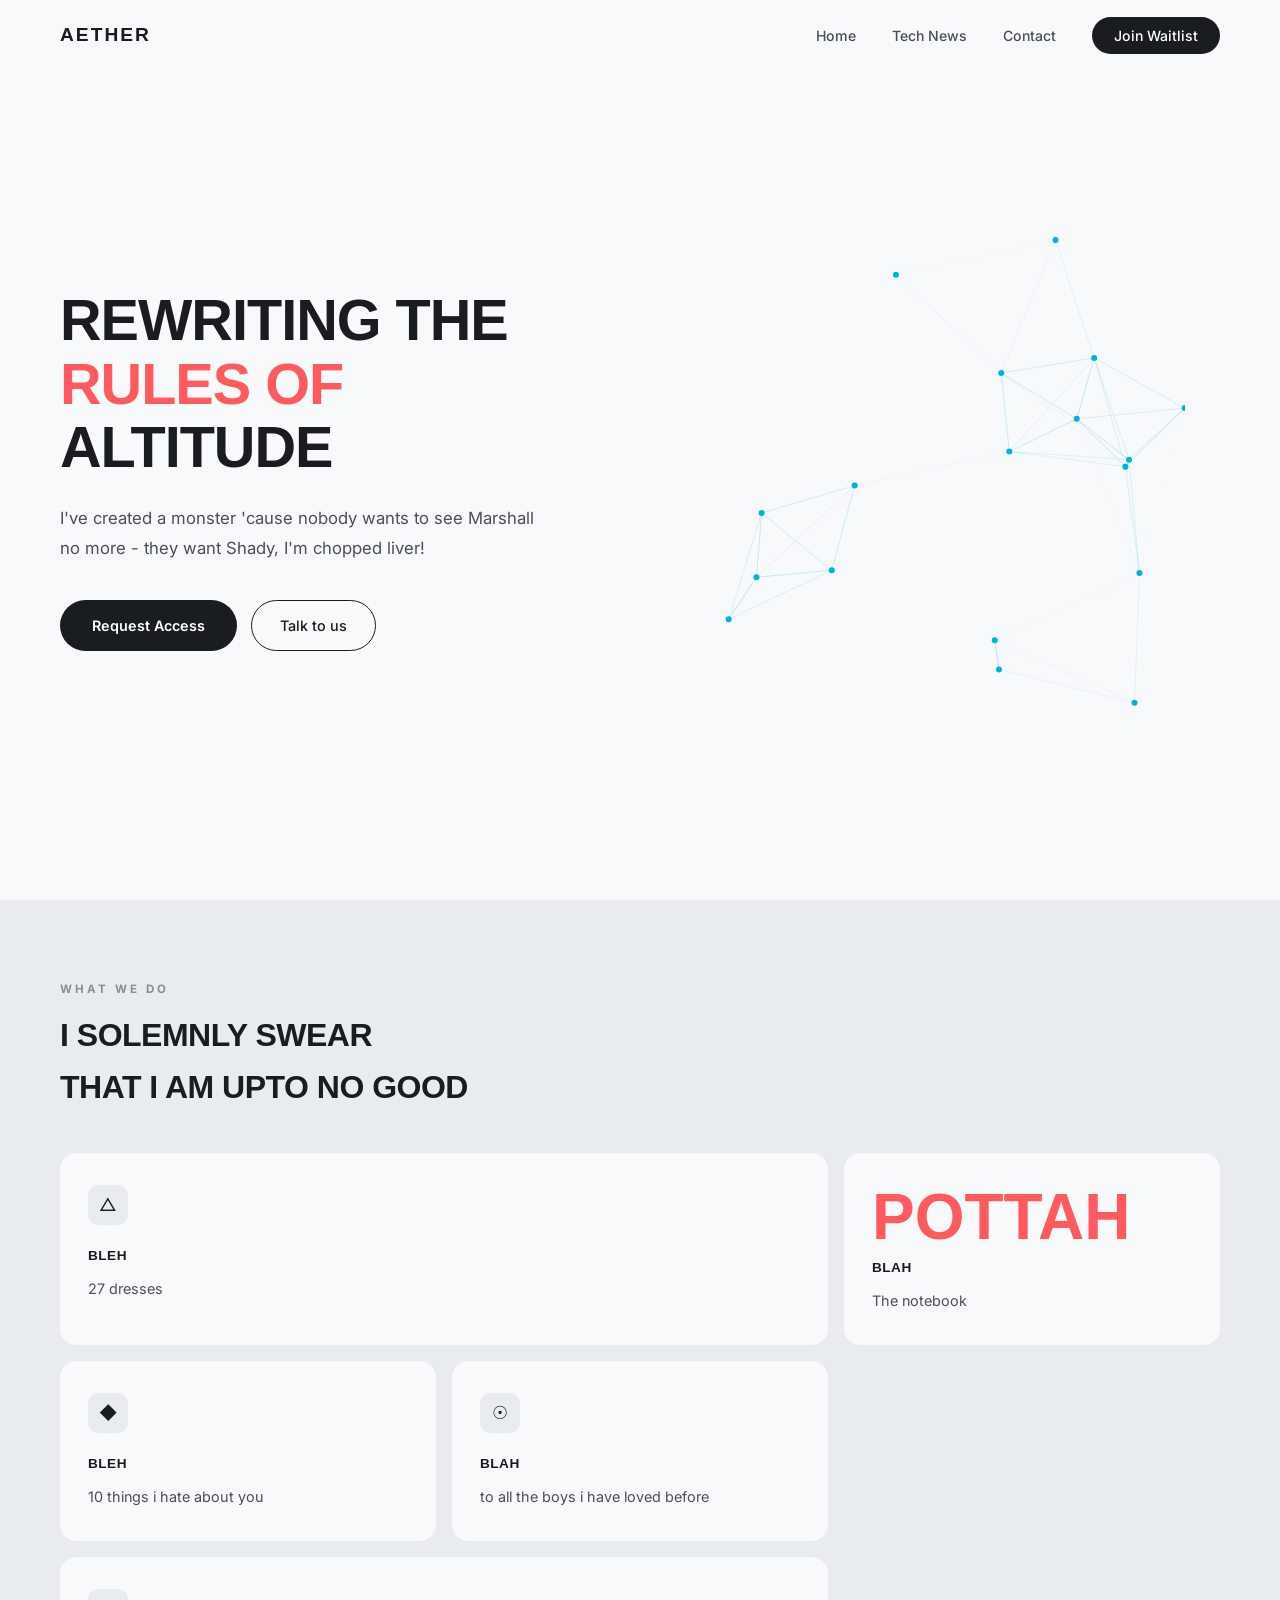
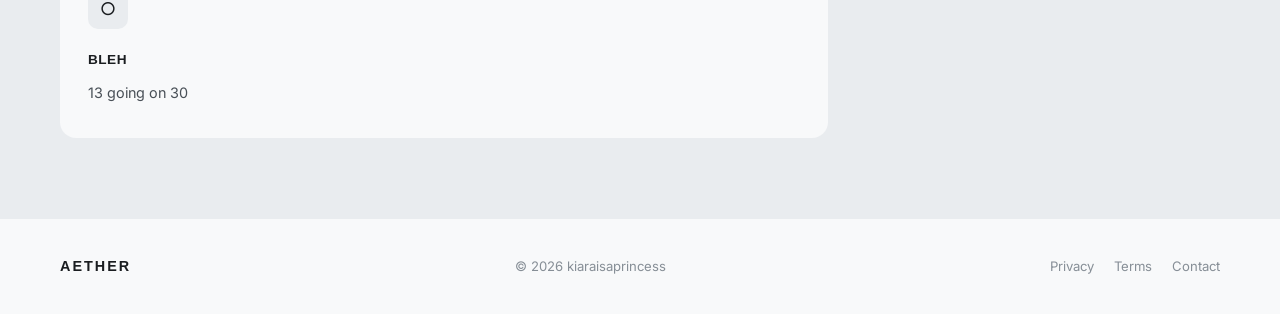
<file: index.html>
<html>
<head>
  <title>Aether</title>
  <link rel="stylesheet" href="design.css" />
  <link href="https://fonts.googleapis.com/css2?family=Syncopate:wght@400;700&family=Inter:wght@300;400;500;600&display=swap" rel="stylesheet" />
</head>
<body>

<nav class="navbar" id="navbar">
  <div class="nav-logo"><a href="index.html">Aether</a></div>
  <ul class="nav-links">
    <li><a href="index.html">Home</a></li>
    <li><a href="tech.html">Tech News</a></li>
    <li><a href="contact.html">Contact</a></li>
    <li><a href="waitlist.html" class="nav-cta">Join Waitlist</a></li>
  </ul>
  <button class="hamburger" onclick="document.getElementById('mob').classList.toggle('open')">&#9776;</button>
</nav>
<div class="mobile-menu" id="mob">
  <a href="index.html">Home</a>
  <a href="tech.html">Tech News</a>
  <a href="contact.html">Contact</a>
  <a href="waitlist.html">Join Waitlist</a>
</div>

<section class="hero">
  <div class="hero-left">
    <h1>Rewriting the<br /><span>Rules of</span><br />Altitude</h1>
    <p>I've created a monster 'cause nobody wants to see Marshall no more - they want Shady, I'm chopped liver!</p>
    <div class="hero-actions">
      <a href="waitlist.html" class="btn-primary">Request Access</a>
      <a href="contact.html" class="btn-outline">Talk to us</a>
    </div>
  </div>
  <div class="hero-right">
    <div class="flight-grid">
      <canvas id="flightCanvas"></canvas>
    </div>
  </div>
</section>

<section class="bento-section">
  <div class="bento-label">What we do</div>
  <h2 class="bento-title">I solemnly swear <br/>that I am upto no good</h2>
  <div class="bento-grid">
    <div class="bento-card wide">
      <div class="bento-icon">&#9651;</div>
      <h3>BLEH</h3>
      <p>27 dresses</p>
    </div>
    <div class="bento-card">
      <div class="stat-big">POTTAH</div>
      <h3>BLAH</h3>
      <p>The notebook</p>
    </div>
    <div class="bento-card">
      <div class="bento-icon">&#9670;</div>
      <h3>BLEH</h3>
      <p>10 things i hate about you</p>
    </div>
    <div class="bento-card">
      <div class="bento-icon">&#9737;</div>
      <h3>BLAH</h3>
      <p>to all the boys i have loved before</p>
    </div>
    <div class="bento-card wide">
      <div class="bento-icon">&#9675;</div>
      <h3>BLEH</h3>
      <p>13 going on 30</p>
    </div>
  </div>
</section>

<footer class="footer">
  <div class="footer-logo">Aether</div>
  <p class="footer-copy">&copy; 2026 kiaraisaprincess</p>
  <div class="footer-links">
    <a href="#">Privacy</a>
    <a href="#">Terms</a>
    <a href="contact.html">Contact</a>
  </div>
</footer>

<script>
  window.addEventListener('scroll', function() {
    document.getElementById('navbar').classList.toggle('scrolled', window.scrollY > 40);
  });

  const canvas = document.getElementById('flightCanvas');
  const ctx = canvas.getContext('2d');

  function resize() {
    const rect = canvas.parentElement.getBoundingClientRect();
    canvas.width = rect.width;
    canvas.height = rect.height || 420;
  }
  resize();
  window.addEventListener('resize', resize);

  const nodes = [];
  for (let i = 0; i < 18; i++) {
    nodes.push({ x: Math.random(), y: Math.random(), vx: (Math.random() - 0.5) * 0.0004, vy: (Math.random() - 0.5) * 0.0004 });
  }

  function draw() {
    ctx.clearRect(0, 0, canvas.width, canvas.height);
    nodes.forEach(n => {
      n.x += n.vx; n.y += n.vy;
      if (n.x < 0 || n.x > 1) n.vx *= -1;
      if (n.y < 0 || n.y > 1) n.vy *= -1;
    });

    for (let i = 0; i < nodes.length; i++) {
      for (let j = i + 1; j < nodes.length; j++) {
        const a = nodes[i], b = nodes[j];
        const dx = (a.x - b.x) * canvas.width;
        const dy = (a.y - b.y) * canvas.height;
        const dist = Math.sqrt(dx * dx + dy * dy);
        if (dist < 180) {
          ctx.beginPath();
          ctx.moveTo(a.x * canvas.width, a.y * canvas.height);
          ctx.lineTo(b.x * canvas.width, b.y * canvas.height);
          ctx.strokeStyle = 'rgba(0, 180, 216, ' + (1 - dist / 180) * 0.35 + ')';
          ctx.lineWidth = 1;
          ctx.stroke();
        }
      }
    }

    nodes.forEach(n => {
      ctx.beginPath();
      ctx.arc(n.x * canvas.width, n.y * canvas.height, 3, 0, Math.PI * 2);
      ctx.fillStyle = '#00B4D8';
      ctx.fill();
    });

    requestAnimationFrame(draw);
  }
  draw();

  const observer = new IntersectionObserver((entries) => {
    entries.forEach((entry, i) => {
      if (entry.isIntersecting) {
        setTimeout(() => entry.target.classList.add('visible'), i * 100);
      }
    });
  }, { threshold: 0.15 });

  document.querySelectorAll('.bento-card').forEach(c => observer.observe(c));
</script>
</body>
</html>
</file>
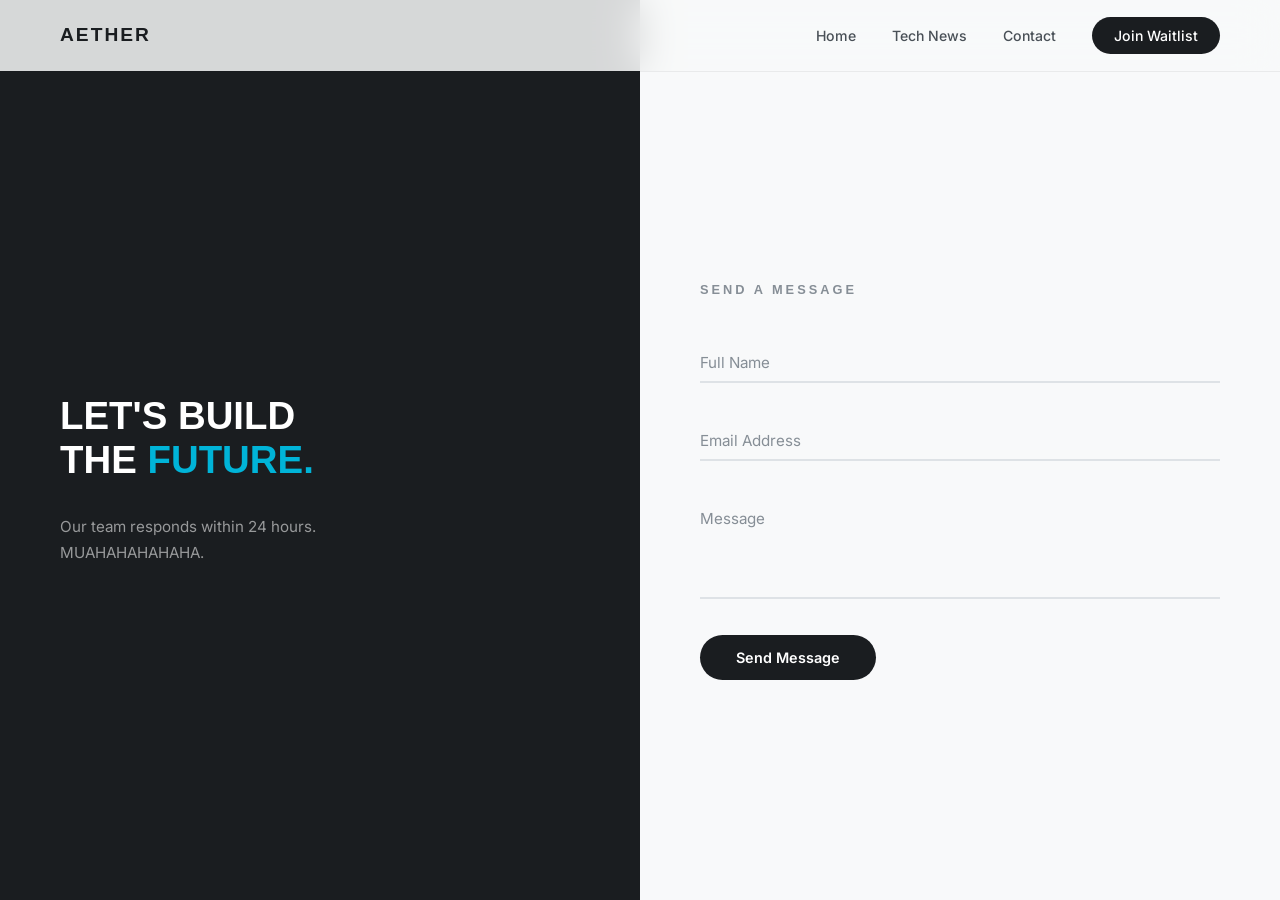
<file: contact.html>
<html>
<head>
  <title>Contact</title>
  <link rel="stylesheet" href="design.css" />
  <link href="https://fonts.googleapis.com/css2?family=Syncopate:wght@400;700&family=Inter:wght@300;400;500;600&display=swap" rel="stylesheet" />
</head>
<body>

<nav class="navbar scrolled" id="navbar">
  <div class="nav-logo"><a href="index.html">Aether</a></div>
  <ul class="nav-links">
    <li><a href="index.html">Home</a></li>
    <li><a href="tech.html">Tech News</a></li>
    <li><a href="contact.html">Contact</a></li>
    <li><a href="waitlist.html" class="nav-cta">Join Waitlist</a></li>
  </ul>
  <button class="hamburger" onclick="document.getElementById('mob').classList.toggle('open')">&#9776;</button>
</nav>
<div class="mobile-menu" id="mob">
  <a href="index.html">Home</a>
  <a href="tech.html">Tech News</a>
  <a href="contact.html">Contact</a>
  <a href="waitlist.html">Join Waitlist</a>
</div>

<div class="contact-split">
  <div class="contact-left">
    <h1>Let's build<br />the <span>future.</span></h1>
    <p style="color:rgba(255,255,255,0.55); font-size:0.95rem; line-height:1.7; max-width:360px;">Our team responds within 24 hours. <br> MUAHAHAHAHAHA. </br> </p>

  </div>

  <div class="contact-right">
    <h2>Send a message</h2>
    <form id="contactForm" onsubmit="submitContact(event)">
      <div class="field" id="f-name">
        <input type="text" id="c-name" placeholder=" " required />
        <label for="c-name">Full Name</label>
      </div>
      <div class="field" id="f-email">
        <input type="email" id="c-email" placeholder=" " required />
        <label for="c-email">Email Address</label>
      </div>
      <div class="field" id="f-msg">
        <textarea id="c-msg" placeholder=" " rows="4" required></textarea>
        <label for="c-msg">Message</label>
      </div>
      <button type="submit" class="submit-btn">Send Message</button>
    </form>
  </div>

</div>

<script>
 function submitContact(e) {
    e.preventDefault(); 
    const name = document.getElementById('c-name').value.trim();
    const email = document.getElementById('c-email').value.trim();
    const msg = document.getElementById('c-msg').value.trim();

    alert('Message received!\n\nName: ' + name + '\nEmail: ' + email + '\nMessage: ' + msg);
    document.getElementById('contactForm').reset();
  }
</script>
</body>
</html>
</file>
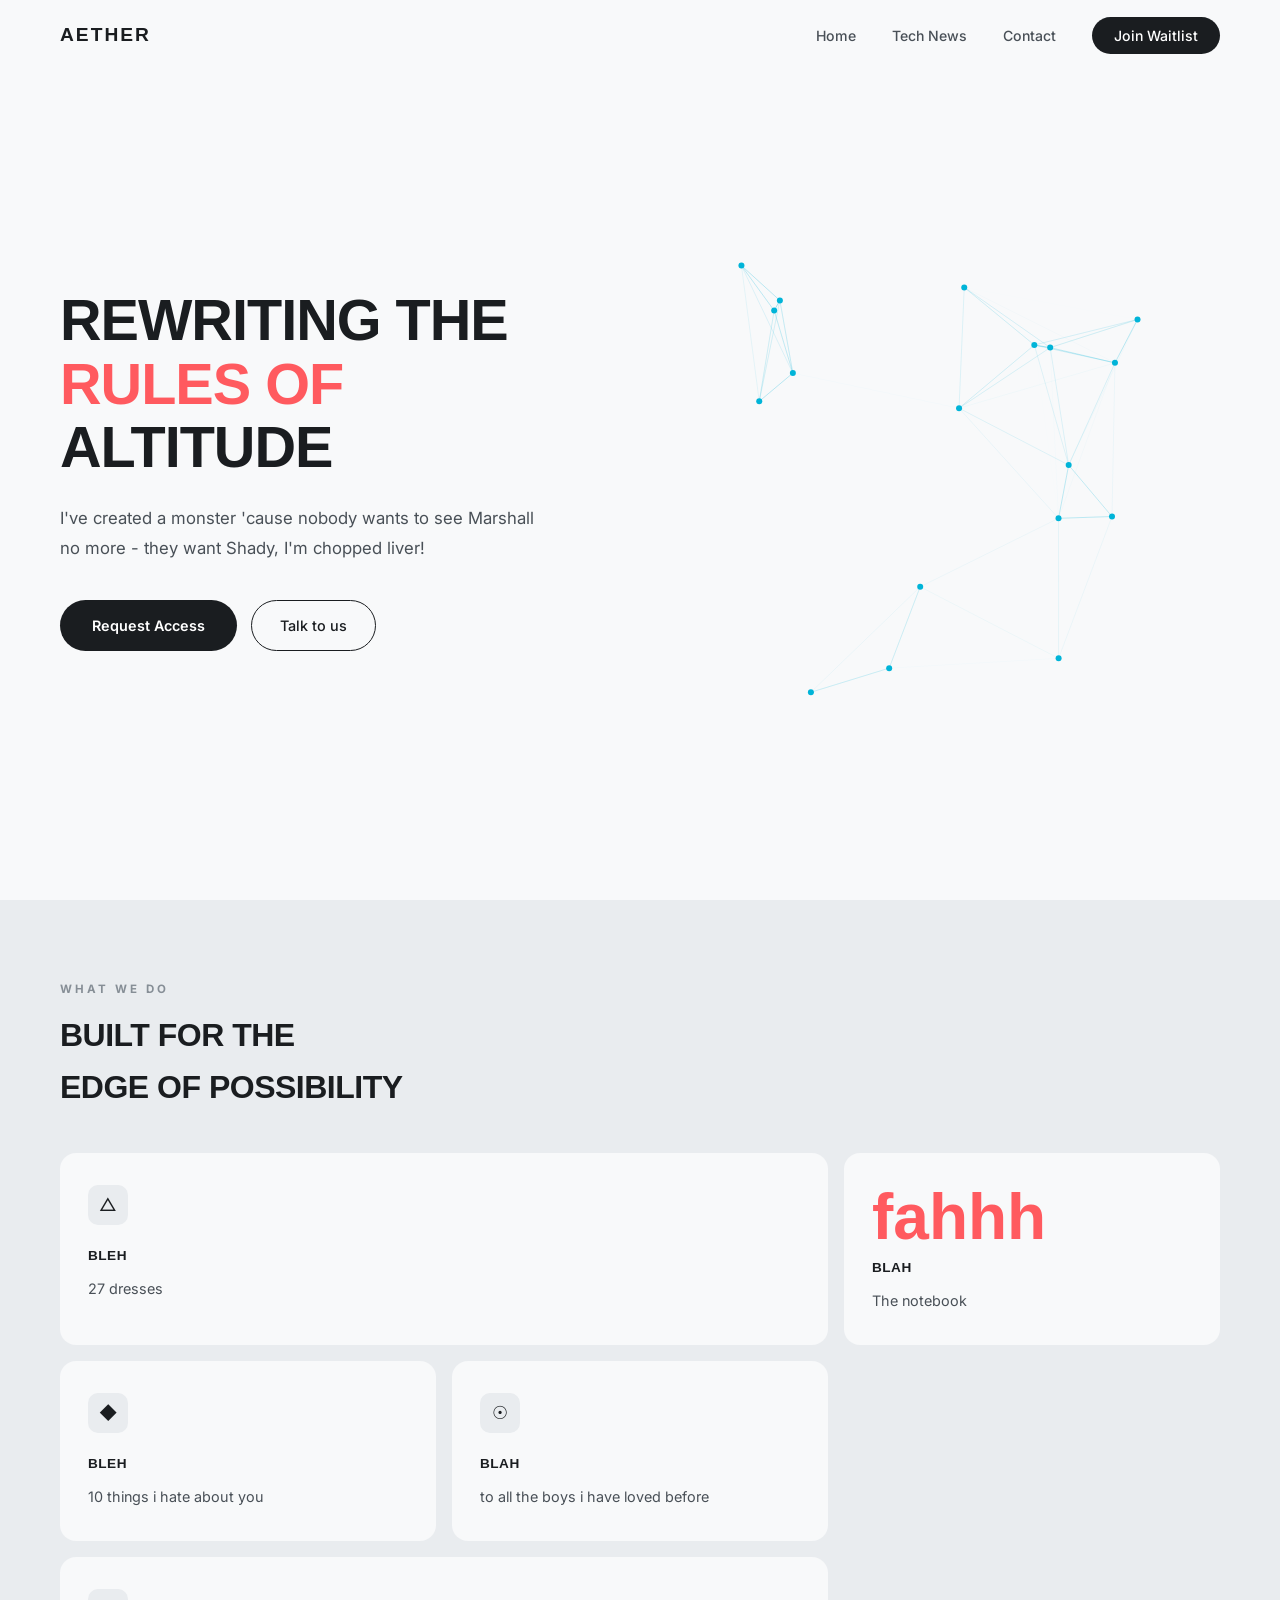
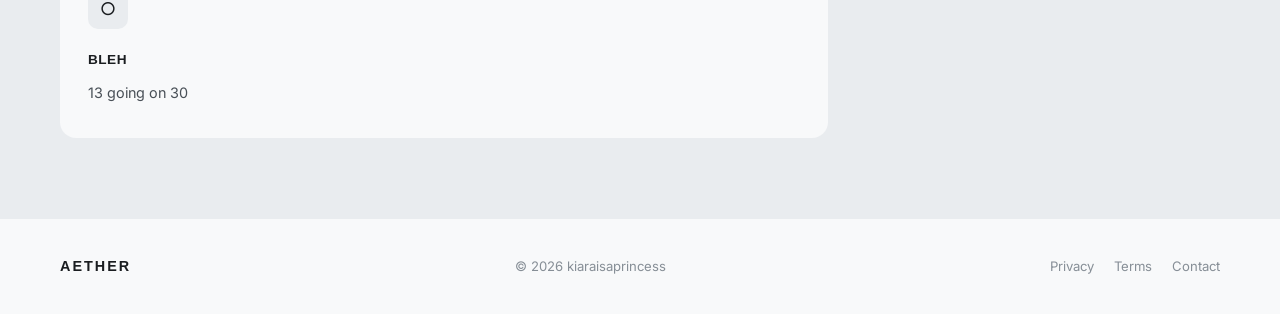
<file: home.html>
<html>
<head>
  <title>Aether</title>
  <link rel="stylesheet" href="design.css" />
  <link href="https://fonts.googleapis.com/css2?family=Syncopate:wght@400;700&family=Inter:wght@300;400;500;600&display=swap" rel="stylesheet" />
</head>
<body>

<nav class="navbar" id="navbar">
  <div class="nav-logo"><a href="home.html">Aether</a></div>
  <ul class="nav-links">
    <li><a href="home.html">Home</a></li>
    <li><a href="tech.html">Tech News</a></li>
    <li><a href="contact.html">Contact</a></li>
    <li><a href="waitlist.html" class="nav-cta">Join Waitlist</a></li>
  </ul>
  <button class="hamburger" onclick="document.getElementById('mob').classList.toggle('open')">&#9776;</button>
</nav>
<div class="mobile-menu" id="mob">
  <a href="home.html">Home</a>
  <a href="tech.html">Tech News</a>
  <a href="contact.html">Contact</a>
  <a href="waitlist.html">Join Waitlist</a>
</div>

<section class="hero">
  <div class="hero-left">
    <h1>Rewriting the<br /><span>Rules of</span><br />Altitude</h1>
    <p>I've created a monster 'cause nobody wants to see Marshall no more - they want Shady, I'm chopped liver!</p>
    <div class="hero-actions">
      <a href="waitlist.html" class="btn-primary">Request Access</a>
      <a href="contact.html" class="btn-outline">Talk to us</a>
    </div>
  </div>
  <div class="hero-right">
    <div class="flight-grid">
      <canvas id="flightCanvas"></canvas>
    </div>
  </div>
</section>

<section class="bento-section">
  <div class="bento-label">What we do</div>
  <h2 class="bento-title">Built for the<br />edge of possibility</h2>
  <div class="bento-grid">
    <div class="bento-card wide">
      <div class="bento-icon">&#9651;</div>
      <h3>BLEH</h3>
      <p>27 dresses</p>
    </div>
    <div class="bento-card">
      <div class="stat-big">fahhh</div>
      <h3>BLAH</h3>
      <p>The notebook</p>
    </div>
    <div class="bento-card">
      <div class="bento-icon">&#9670;</div>
      <h3>BLEH</h3>
      <p>10 things i hate about you</p>
    </div>
    <div class="bento-card">
      <div class="bento-icon">&#9737;</div>
      <h3>BLAH</h3>
      <p>to all the boys i have loved before</p>
    </div>
    <div class="bento-card wide">
      <div class="bento-icon">&#9675;</div>
      <h3>BLEH</h3>
      <p>13 going on 30</p>
    </div>
  </div>
</section>

<footer class="footer">
  <div class="footer-logo">Aether</div>
  <p class="footer-copy">&copy; 2026 kiaraisaprincess</p>
  <div class="footer-links">
    <a href="#">Privacy</a>
    <a href="#">Terms</a>
    <a href="contact.html">Contact</a>
  </div>
</footer>

<script>
  window.addEventListener('scroll', function() {
    document.getElementById('navbar').classList.toggle('scrolled', window.scrollY > 40);
  });

  const canvas = document.getElementById('flightCanvas');
  const ctx = canvas.getContext('2d');

  function resize() {
    const rect = canvas.parentElement.getBoundingClientRect();
    canvas.width = rect.width;
    canvas.height = rect.height || 420;
  }
  resize();
  window.addEventListener('resize', resize);

  const nodes = [];
  for (let i = 0; i < 18; i++) {
    nodes.push({ x: Math.random(), y: Math.random(), vx: (Math.random() - 0.5) * 0.0004, vy: (Math.random() - 0.5) * 0.0004 });
  }

  function draw() {
    ctx.clearRect(0, 0, canvas.width, canvas.height);
    nodes.forEach(n => {
      n.x += n.vx; n.y += n.vy;
      if (n.x < 0 || n.x > 1) n.vx *= -1;
      if (n.y < 0 || n.y > 1) n.vy *= -1;
    });

    for (let i = 0; i < nodes.length; i++) {
      for (let j = i + 1; j < nodes.length; j++) {
        const a = nodes[i], b = nodes[j];
        const dx = (a.x - b.x) * canvas.width;
        const dy = (a.y - b.y) * canvas.height;
        const dist = Math.sqrt(dx * dx + dy * dy);
        if (dist < 180) {
          ctx.beginPath();
          ctx.moveTo(a.x * canvas.width, a.y * canvas.height);
          ctx.lineTo(b.x * canvas.width, b.y * canvas.height);
          ctx.strokeStyle = 'rgba(0, 180, 216, ' + (1 - dist / 180) * 0.35 + ')';
          ctx.lineWidth = 1;
          ctx.stroke();
        }
      }
    }

    nodes.forEach(n => {
      ctx.beginPath();
      ctx.arc(n.x * canvas.width, n.y * canvas.height, 3, 0, Math.PI * 2);
      ctx.fillStyle = '#00B4D8';
      ctx.fill();
    });

    requestAnimationFrame(draw);
  }
  draw();

  const observer = new IntersectionObserver((entries) => {
    entries.forEach((entry, i) => {
      if (entry.isIntersecting) {
        setTimeout(() => entry.target.classList.add('visible'), i * 100);
      }
    });
  }, { threshold: 0.15 });

  document.querySelectorAll('.bento-card').forEach(c => observer.observe(c));
</script>
</body>
</html>
</file>
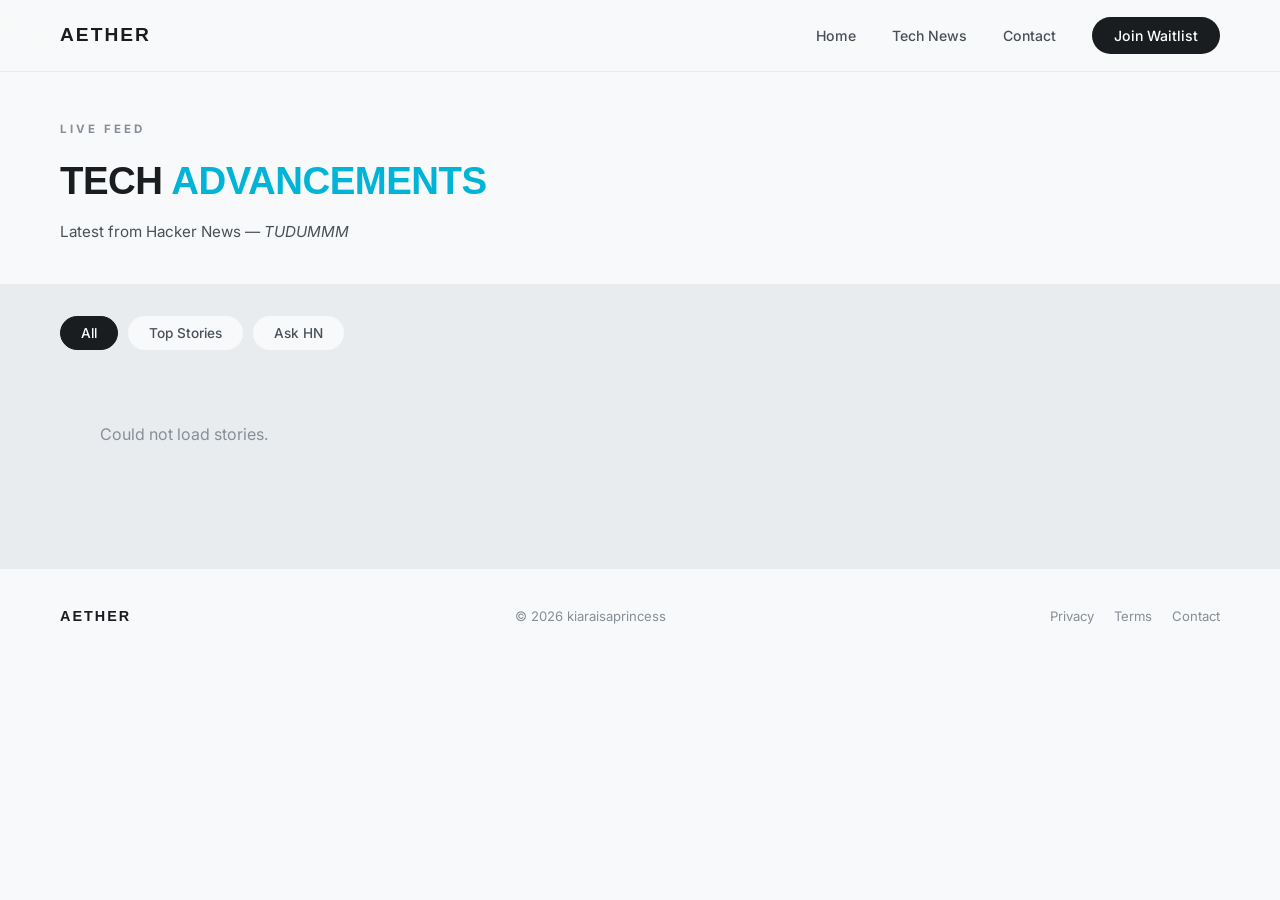
<file: tech.html>
<html>
<head>
  <title>Tech News</title>
  <link rel="stylesheet" href="design.css" />
  <link href="https://fonts.googleapis.com/css2?family=Syncopate:wght@400;700&family=Inter:wght@300;400;500;600&display=swap" rel="stylesheet" />
</head>
<body>

<nav class="navbar scrolled">
  <div class="nav-logo"><a href="index.html">Aether</a></div>
  <ul class="nav-links">
    <li><a href="index.html">Home</a></li>
    <li><a href="tech.html">Tech News</a></li>
    <li><a href="contact.html">Contact</a></li>
    <li><a href="waitlist.html" class="nav-cta">Join Waitlist</a></li>
  </ul>
  <button class="hamburger" onclick="document.getElementById('mob').classList.toggle('open')">&#9776;</button>
</nav>
<div class="mobile-menu" id="mob">
  <a href="index.html">Home</a>
  <a href="tech.html">Tech News</a>
  <a href="contact.html">Contact</a>
  <a href="waitlist.html">Join Waitlist</a>
</div>

<div class="tech-header">
  <div class="bento-label">Live Feed</div>
  <h1>Tech <span>Advancements</span></h1>
  <p>Latest from Hacker News — <i>TUDUMMM</i></p>
</div>

<div class="tech-section">
  <div class="tech-filters">
    <button class="filter-btn active" onclick="loadNews('(story,ask_hn)', this)">All</button>
    <button class="filter-btn" onclick="loadNews('story', this)">Top Stories</button>
    <button class="filter-btn" onclick="loadNews('ask_hn', this)">Ask HN</button>
  </div>
  <div class="news-grid" id="newsGrid"></div>
</div>

<footer class="footer">
  <div class="footer-logo">Aether</div>
  <p class="footer-copy">&copy; 2026 kiaraisaprincess</p>
  <div class="footer-links">
    <a href="#">Privacy</a>
    <a href="#">Terms</a>
    <a href="contact.html">Contact</a>
  </div>
</footer>

<script>
  function skeletons() {
    let html = '';
    for (let i = 0; i < 9; i++) {
      html += '<div class="skeleton-card">' +
        '<div class="skel skel-short"></div>' +
        '<div class="skel skel-title"></div>' +
        '<div class="skel skel-title2"></div>' +
        '<div class="skel skel-meta"></div>' +
        '</div>';
    }
    return html;
  }

  async function loadNews(tag, btn) {
    document.querySelectorAll('.filter-btn').forEach(b => b.classList.remove('active'));
    if (btn) btn.classList.add('active');

    const grid = document.getElementById('newsGrid');
    grid.innerHTML = skeletons();

    try {
      const res = await fetch('https://hn.algolia.com/api/v1/search?tags=' + tag + '&hitsPerPage=12');
      const data = await res.json();
      const hits = data.hits;

      if (!hits || !hits.length) {
        grid.innerHTML = '<p style="color:#868e96;padding:40px;grid-column:1/-1">Nothing found right now.</p>';
        return;
      }

      grid.innerHTML = '';
      hits.forEach(function(item, i) {
        const title = item.title || item.story_title || 'Untitled';
        const author = item.author || 'unknown';
        const points = item.points || 0;
        const comments = item.num_comments || 0;
        const url = item.url || ('https://news.ycombinator.com/item?id=' + item.objectID);
        let domain = 'news.ycombinator.com';
        try { domain = new URL(url).hostname.replace('www.', ''); } catch(e) {}

        const card = document.createElement('div');
        card.className = 'news-card';
        card.style.animationDelay = (i * 0.04) + 's';
        card.innerHTML =
          '<div class="news-source">' + domain + '</div>' +
          '<h3><a href="' + url + '" target="_blank">' + title + '</a></h3>' +
          '<div class="news-meta">' +
            '<span>&#9650; ' + points + '</span>' +
            '<span>&#9654; ' + comments + '</span>' +
            '<span>by ' + author + '</span>' +
          '</div>';
        grid.appendChild(card);
      });
    } catch(err) {
      grid.innerHTML = '<p style="color:#868e96;padding:40px;grid-column:1/-1">Could not load stories.</p>';
    }
  }

  loadNews('(story,ask_hn)', document.querySelector('.filter-btn.active'));
</script>
</body>
</html>
</file>
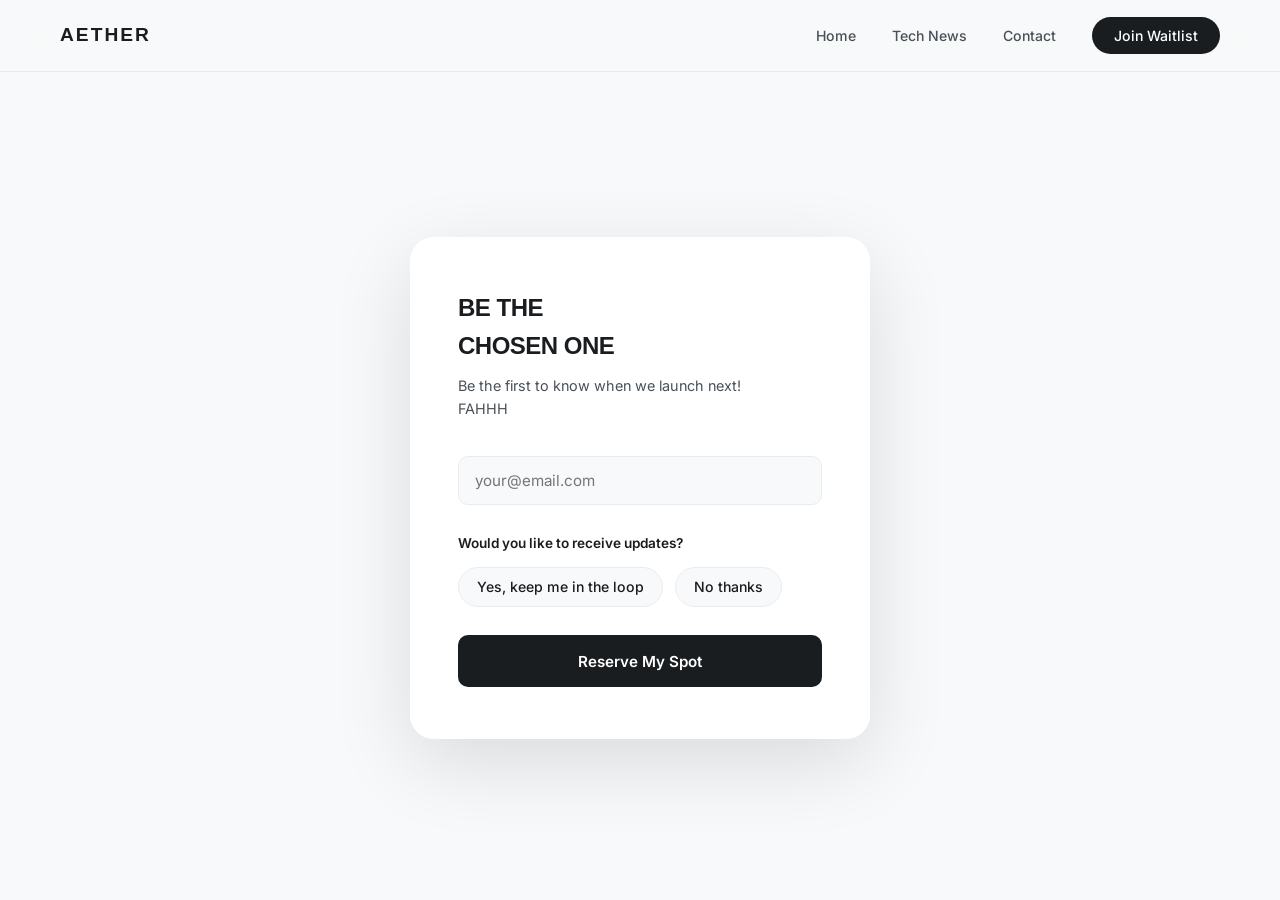
<file: waitlist.html>
<html>
<head>
  <title>Waitlist</title>
  <link rel="stylesheet" href="design.css" />
  <link href="https://fonts.googleapis.com/css2?family=Syncopate:wght@400;700&family=Inter:wght@300;400;500;600&display=swap" rel="stylesheet" />
</head>
<body>

<nav class="navbar scrolled">
  <div class="nav-logo"><a href="index.html">Aether</a></div>
  <ul class="nav-links">
    <li><a href="index.html">Home</a></li>
    <li><a href="tech.html">Tech News</a></li>
    <li><a href="contact.html">Contact</a></li>
    <li><a href="waitlist.html" class="nav-cta">Join Waitlist</a></li>
  </ul>
  <button class="hamburger" onclick="document.getElementById('mob').classList.toggle('open')">&#9776;</button>
</nav>
<div class="mobile-menu" id="mob">
  <a href="index.html">Home</a>
  <a href="tech.html">Tech News</a>
  <a href="contact.html">Contact</a>
  <a href="waitlist.html">Join Waitlist</a>
</div>

<div class="waitlist-page">
  <div class="waitlist-overlay"></div>
  <div class="waitlist-card">
    <h1>Be the<br />Chosen One</h1>
    <p>Be the first to know when we launch next!
        <br /> FAHHH <br>
    </p>

   <form id="wForm" onsubmit="submitWaitlist(event)">
      <div class="w-field">
        <input type="email" id="w-email" placeholder="your@email.com" required />
      </div>

      <div class="radio-q">Would you like to receive updates?</div>
      <div class="radio-row">
        <label class="radio-pill">
          <input type="radio" name="updates" value="yes" required />
          Yes, keep me in the loop
        </label>
        <label class="radio-pill">
          <input type="radio" name="updates" value="no" required />
          No thanks
        </label>
      </div>

      <button type="submit" class="w-submit" id="wBtn">
        <span id="wBtnText">Reserve My Spot</span>
        <div class="w-spinner" id="wSpinner"></div>
      </button>
    </form>

  </div>
</div>

<script>
  function submitWaitlist(e) {
    e.preventDefault(); 

    const email = document.getElementById('w-email').value.trim();
    const selected = document.querySelector('input[name="updates"]:checked').value;

    const btn = document.getElementById('wBtn');
    const txt = document.getElementById('wBtnText');
    const spin = document.getElementById('wSpinner');

    btn.disabled = true;
    txt.style.display = 'none';
    spin.style.display = 'block';

    setTimeout(function() {
      spin.style.display = 'none';
      txt.style.display = 'block';
      btn.disabled = false;
      alert("You're on the list!\n\nEmail: " + email + "\nReceive updates: " + selected);
      document.getElementById('wForm').reset();
    }, 1000);
  }
</script>
</body>
</html>
</file>
<file: design.css>
*, *::before, *::after { box-sizing: border-box; margin: 0; padding: 0; }

:root {
  --white: #F8F9FA;
  --grey: #E9ECEF;
  --slate: #1A1D20;
  --slate-mid: #495057;
  --slate-light: #868e96;
  --orange: #FF5A5F;
  --cyan: #00B4D8;
  --radius: 16px;
  --radius-sm: 10px;
}

html { scroll-behavior: smooth; }

body {
  font-family: 'Inter', sans-serif;
  background: var(--white);
  color: var(--slate);
  font-size: 16px;
  line-height: 1.6;
  overflow-x: hidden;
}

.navbar {
  position: fixed;
  top: 0; left: 0; right: 0;
  z-index: 100;
  display: flex;
  align-items: center;
  justify-content: space-between;
  padding: 20px 60px;
  transition: background 0.3s, backdrop-filter 0.3s, box-shadow 0.3s;
}

.navbar.scrolled {
  background: rgba(248, 249, 250, 0.85);
  backdrop-filter: blur(20px);
  box-shadow: 0 1px 0 rgba(0,0,0,0.06);
}

.nav-logo a {
  font-family: 'Syncopate', sans-serif;
  font-weight: 700;
  font-size: 1.2rem;
  text-decoration: none;
  color: var(--slate);
  letter-spacing: 2px;
  text-transform: uppercase;
}

.nav-links {
  list-style: none;
  display: flex;
  gap: 36px;
  align-items: center;
}

.nav-links a {
  text-decoration: none;
  color: var(--slate-mid);
  font-size: 0.88rem;
  font-weight: 500;
  transition: color 0.2s;
}

.nav-links a:hover { color: var(--slate); }

.nav-links .nav-cta {
  background: var(--slate);
  color: #fff;
  padding: 10px 22px;
  border-radius: 100px;
  font-weight: 500;
  transition: background 0.2s, transform 0.15s;
}

.nav-links .nav-cta:hover {
  background: var(--orange);
  transform: translateY(-1px);
}

.hamburger {
  display: none;
  background: none;
  border: none;
  color: var(--slate);
  font-size: 1.4rem;
  cursor: pointer;
}

.mobile-menu {
  display: none;
  flex-direction: column;
  position: fixed;
  top: 64px; left: 0; right: 0;
  background: var(--white);
  border-bottom: 1px solid var(--grey);
  z-index: 99;
  padding: 20px 24px;
  gap: 4px;
}

.mobile-menu.open { display: flex; }
.mobile-menu a {
  color: var(--slate-mid);
  text-decoration: none;
  font-size: 0.95rem;
  padding: 10px 0;
  border-bottom: 1px solid var(--grey);
}

.btn-primary {
  display: inline-block;
  background: var(--slate);
  color: #fff;
  border: none;
  padding: 14px 32px;
  border-radius: 100px;
  font-family: 'Inter', sans-serif;
  font-size: 0.9rem;
  font-weight: 600;
  cursor: pointer;
  text-decoration: none;
  transition: background 0.2s, transform 0.15s;
}

.btn-primary:hover {
  background: var(--orange);
  transform: translateY(-2px);
}

.btn-outline {
  display: inline-block;
  background: transparent;
  color: var(--slate);
  border: 1.5px solid var(--slate);
  padding: 13px 28px;
  border-radius: 100px;
  font-family: 'Inter', sans-serif;
  font-size: 0.9rem;
  font-weight: 500;
  cursor: pointer;
  text-decoration: none;
  transition: all 0.2s;
}

.btn-outline:hover {
  border-color: var(--cyan);
  color: var(--cyan);
}

.hero {
  min-height: 100vh;
  display: flex;
  align-items: center;
  padding: 120px 60px 80px;
  gap: 60px;
  background: var(--white);
}

.hero-left { flex: 1; max-width: 600px; }

.hero-tag {
  display: inline-block;
  background: var(--grey);
  color: var(--slate-mid);
  font-size: 0.75rem;
  font-weight: 600;
  letter-spacing: 2px;
  text-transform: uppercase;
  padding: 6px 14px;
  border-radius: 100px;
  margin-bottom: 28px;
}

.hero h1 {
  font-family: 'Syncopate', sans-serif;
  font-size: clamp(2.2rem, 4.5vw, 3.8rem);
  font-weight: 700;
  line-height: 1.1;
  letter-spacing: -1px;
  text-transform: uppercase;
  margin-bottom: 24px;
}

.hero h1 span { color: var(--orange); }

.hero p {
  color: var(--slate-mid);
  font-size: 1.05rem;
  line-height: 1.8;
  margin-bottom: 36px;
  max-width: 480px;
}

.hero-actions { display: flex; gap: 14px; flex-wrap: wrap; }

.hero-right {
  flex: 1;
  display: flex;
  justify-content: center;
  align-items: center;
}

.flight-grid {
  width: 100%;
  max-width: 480px;
  aspect-ratio: 1;
  position: relative;
}

.flight-grid canvas { width: 100%; height: 100%; }

.bento-section {
  padding: 80px 60px;
  background: var(--grey);
}

.bento-label {
  font-size: 0.72rem;
  font-weight: 700;
  letter-spacing: 3px;
  text-transform: uppercase;
  color: var(--slate-light);
  margin-bottom: 12px;
}

.bento-title {
  font-family: 'Syncopate', sans-serif;
  font-size: clamp(1.4rem, 2.5vw, 2rem);
  font-weight: 700;
  text-transform: uppercase;
  letter-spacing: -0.5px;
  margin-bottom: 40px;
}

.bento-grid {
  display: grid;
  grid-template-columns: repeat(3, 1fr);
  grid-template-rows: auto auto;
  gap: 16px;
}

.bento-card {
  background: var(--white);
  border-radius: var(--radius);
  padding: 32px 28px;
  opacity: 0;
  transform: translateY(24px);
  transition: opacity 0.5s ease, transform 0.5s ease, box-shadow 0.2s;
}

.bento-card.visible {
  opacity: 1;
  transform: translateY(0);
}

.bento-card:hover {
  box-shadow: 0 12px 40px rgba(0,0,0,0.08);
}

.bento-card.wide { grid-column: span 2; }
.bento-card.tall { grid-row: span 2; }

.bento-icon {
  width: 40px;
  height: 40px;
  border-radius: 10px;
  background: var(--grey);
  display: flex;
  align-items: center;
  justify-content: center;
  font-size: 1.1rem;
  margin-bottom: 20px;
}

.bento-card h3 {
  font-family: 'Syncopate', sans-serif;
  font-size: 0.85rem;
  font-weight: 700;
  text-transform: uppercase;
  letter-spacing: 0.5px;
  margin-bottom: 10px;
}

.bento-card p {
  color: var(--slate-mid);
  font-size: 0.9rem;
  line-height: 1.7;
}

.bento-card .stat-big {
  font-family: 'Syncopate', sans-serif;
  font-size: clamp(2.5rem, 5vw, 4rem);
  font-weight: 700;
  color: var(--orange);
  line-height: 1;
  margin-bottom: 8px;
}

.footer {
  padding: 36px 60px;
  border-top: 1px solid var(--grey);
  display: flex;
  align-items: center;
  justify-content: space-between;
  gap: 16px;
  flex-wrap: wrap;
  background: var(--white);
}

.footer-logo {
  font-family: 'Syncopate', sans-serif;
  font-weight: 700;
  font-size: 0.9rem;
  letter-spacing: 2px;
  text-transform: uppercase;
}

.footer-copy { color: var(--slate-light); font-size: 0.82rem; }

.footer-links { display: flex; gap: 20px; }
.footer-links a {
  color: var(--slate-light);
  text-decoration: none;
  font-size: 0.82rem;
  transition: color 0.2s;
}
.footer-links a:hover { color: var(--slate); }

.contact-split {
  min-height: 100vh;
  display: grid;
  grid-template-columns: 1fr 1fr;
}

.contact-left {
  background: var(--slate);
  color: #fff;
  padding: 120px 60px 60px;
  display: flex;
  flex-direction: column;
  justify-content: center;
}

.contact-left h1 {
  font-family: 'Syncopate', sans-serif;
  font-size: clamp(1.8rem, 3vw, 2.8rem);
  font-weight: 700;
  text-transform: uppercase;
  line-height: 1.15;
  margin-bottom: 32px;
}

.contact-left h1 span { color: var(--cyan); }

.contact-info { margin-top: 48px; display: flex; flex-direction: column; gap: 24px; }

.contact-info-item strong {
  display: block;
  font-size: 0.72rem;
  letter-spacing: 2px;
  text-transform: uppercase;
  color: rgba(255,255,255,0.4);
  margin-bottom: 4px;
}

.contact-info-item p {
  color: rgba(255,255,255,0.85);
  font-size: 0.95rem;
}

.contact-right {
  background: var(--white);
  padding: 120px 60px 60px;
  display: flex;
  flex-direction: column;
  justify-content: center;
}

.contact-right h2 {
  font-family: 'Syncopate', sans-serif;
  font-size: 0.8rem;
  font-weight: 700;
  text-transform: uppercase;
  letter-spacing: 3px;
  color: var(--slate-light);
  margin-bottom: 40px;
}

.field {
  position: relative;
  margin-bottom: 36px;
}

.field input,
.field textarea {
  width: 100%;
  background: transparent;
  border: none;
  border-bottom: 2px solid #dee2e6;
  padding: 10px 0;
  font-family: 'Inter', sans-serif;
  font-size: 1rem;
  color: var(--slate);
  outline: none;
  transition: border-color 0.3s;
  resize: none;
}

.field textarea { min-height: 80px; }

.field label {
  position: absolute;
  top: 10px;
  left: 0;
  font-size: 0.95rem;
  color: var(--slate-light);
  pointer-events: none;
  transition: all 0.25s ease;
}

.field input:focus,
.field textarea:focus { border-bottom-color: var(--cyan); }

.field input:focus ~ label,
.field input:not(:placeholder-shown) ~ label,
.field textarea:focus ~ label,
.field textarea:not(:placeholder-shown) ~ label {
  top: -16px;
  font-size: 0.72px;
  font-size: 0.72rem;
  color: var(--cyan);
  letter-spacing: 1px;
  text-transform: uppercase;
  font-weight: 600;
}

.field.error input,
.field.error textarea { border-bottom-color: var(--orange); }
.field.error label { color: var(--orange); }

.field-err {
  display: none;
  color: var(--orange);
  font-size: 0.75rem;
  margin-top: 4px;
  font-weight: 500;
}

.field.error .field-err { display: block; }

.submit-btn {
  background: var(--slate);
  color: #fff;
  border: none;
  padding: 14px 36px;
  border-radius: 100px;
  font-family: 'Inter', sans-serif;
  font-size: 0.9rem;
  font-weight: 600;
  cursor: pointer;
  transition: background 0.2s, transform 0.15s;
}

.submit-btn:hover {
  background: var(--cyan);
  transform: translateY(-1px);
}

.waitlist-page {
  min-height: 100vh;
  display: flex;
  align-items: center;
  justify-content: center;
  position: relative;
  overflow: hidden;
  background: url('https://images.unsplash.com/photo-1500534314209-a25ddb2bd429?w=1600&q=80') center/cover no-repeat;
}

.waitlist-overlay {
  position: absolute;
  inset: 0;
  background: rgba(248, 249, 250, 0.82);
  backdrop-filter: blur(12px);
}

.waitlist-card {
  position: relative;
  z-index: 2;
  background: rgba(255,255,255,0.9);
  backdrop-filter: blur(20px);
  border-radius: 24px;
  padding: 52px 48px;
  width: 100%;
  max-width: 460px;
  box-shadow: 0 24px 80px rgba(0,0,0,0.12);
  margin: 100px 24px 24px;
}

.waitlist-card h1 {
  font-family: 'Syncopate', sans-serif;
  font-size: 1.5rem;
  font-weight: 700;
  text-transform: uppercase;
  letter-spacing: -0.5px;
  margin-bottom: 8px;
}

.waitlist-card p {
  color: var(--slate-mid);
  font-size: 0.9rem;
  margin-bottom: 36px;
  line-height: 1.6;
}

.w-field {
  position: relative;
  margin-bottom: 28px;
}

.w-field input {
  width: 100%;
  background: var(--white);
  border: 1.5px solid var(--grey);
  border-radius: var(--radius-sm);
  padding: 14px 16px;
  font-family: 'Inter', sans-serif;
  font-size: 0.95rem;
  color: var(--slate);
  outline: none;
  transition: border-color 0.2s;
}

.w-field input:focus { border-color: var(--cyan); }
.w-field input.err { border-color: var(--orange); }

.w-err {
  display: none;
  color: var(--orange);
  font-size: 0.75rem;
  margin-top: 5px;
  font-weight: 500;
}

.w-err.show { display: block; }

.radio-q {
  font-size: 0.85rem;
  font-weight: 600;
  color: var(--slate);
  margin-bottom: 12px;
}

.radio-row {
  display: flex;
  gap: 12px;
  margin-bottom: 28px;
}

.radio-pill {
  display: flex;
  align-items: center;
  gap: 8px;
  cursor: pointer;
  background: var(--white);
  border: 1.5px solid var(--grey);
  border-radius: 100px;
  padding: 8px 18px;
  font-size: 0.88rem;
  font-weight: 500;
  transition: all 0.2s;
}

.radio-pill input { display: none; }

.radio-pill:has(input:checked) {
  border-color: var(--cyan);
  color: var(--cyan);
  background: rgba(0, 180, 216, 0.06);
}

.w-submit {
  width: 100%;
  background: var(--slate);
  color: #fff;
  border: none;
  padding: 15px;
  border-radius: var(--radius-sm);
  font-family: 'Inter', sans-serif;
  font-size: 0.95rem;
  font-weight: 600;
  cursor: pointer;
  transition: background 0.2s;
  display: flex;
  align-items: center;
  justify-content: center;
  gap: 10px;
  min-height: 52px;
}

.w-submit:hover { background: var(--orange); }

.w-spinner {
  width: 18px;
  height: 18px;
  border: 2px solid rgba(255,255,255,0.4);
  border-top-color: #fff;
  border-radius: 50%;
  animation: spin 0.7s linear infinite;
  display: none;
}

@keyframes spin { to { transform: rotate(360deg); } }

.tech-header {
  padding: 120px 60px 40px;
  background: var(--white);
}

.tech-header h1 {
  font-family: 'Syncopate', sans-serif;
  font-size: clamp(1.6rem, 3vw, 2.4rem);
  font-weight: 700;
  text-transform: uppercase;
  letter-spacing: -0.5px;
  margin-bottom: 8px;
}

.tech-header h1 span { color: var(--cyan); }

.tech-header p { color: var(--slate-mid); font-size: 0.95rem; }

.tech-section {
  padding: 32px 60px 80px;
  background: var(--grey);
}

.tech-filters {
  display: flex;
  gap: 10px;
  margin-bottom: 32px;
}

.filter-btn {
  background: var(--white);
  border: 1.5px solid transparent;
  color: var(--slate-mid);
  padding: 8px 20px;
  border-radius: 100px;
  font-family: 'Inter', sans-serif;
  font-size: 0.85rem;
  font-weight: 500;
  cursor: pointer;
  transition: all 0.2s;
}

.filter-btn:hover { border-color: var(--cyan); color: var(--cyan); }
.filter-btn.active { background: var(--slate); color: #fff; border-color: var(--slate); }

.news-grid {
  display: grid;
  grid-template-columns: repeat(3, 1fr);
  gap: 16px;
}

.skeleton-card {
  background: var(--white);
  border-radius: var(--radius);
  padding: 24px;
  display: flex;
  flex-direction: column;
  gap: 12px;
}

.skel {
  background: linear-gradient(90deg, #e9ecef 25%, #f1f3f5 50%, #e9ecef 75%);
  background-size: 200% 100%;
  border-radius: 6px;
  animation: skel-shimmer 1.4s ease infinite;
}

.skel-short { height: 10px; width: 40%; }
.skel-med { height: 10px; width: 70%; }
.skel-title { height: 14px; width: 95%; }
.skel-title2 { height: 14px; width: 75%; }
.skel-meta { height: 9px; width: 55%; }

@keyframes skel-shimmer {
  0% { background-position: 200% 0; }
  100% { background-position: -200% 0; }
}

.news-card {
  background: var(--white);
  border-radius: var(--radius);
  padding: 24px;
  display: flex;
  flex-direction: column;
  gap: 10px;
  transition: transform 0.22s ease, box-shadow 0.22s ease;
  animation: fadeUp 0.4s ease both;
}

.news-card:hover {
  transform: translateY(-5px);
  box-shadow: 0 16px 48px rgba(0,0,0,0.09);
}

@keyframes fadeUp {
  from { opacity: 0; transform: translateY(16px); }
  to { opacity: 1; transform: translateY(0); }
}

.news-source {
  font-size: 0.72rem;
  font-weight: 700;
  letter-spacing: 1.5px;
  text-transform: uppercase;
  color: var(--cyan);
}

.news-card h3 {
  font-size: 0.95rem;
  font-weight: 600;
  line-height: 1.5;
  color: var(--slate);
}

.news-card h3 a {
  text-decoration: none;
  color: inherit;
  transition: color 0.2s;
}

.news-card h3 a:hover { color: var(--orange); }

.news-meta {
  display: flex;
  gap: 14px;
  font-size: 0.76rem;
  color: var(--slate-light);
  margin-top: auto;
}

@media (max-width: 1024px) {
  .bento-grid { grid-template-columns: repeat(2, 1fr); }
  .bento-card.wide { grid-column: span 2; }
  .news-grid { grid-template-columns: repeat(2, 1fr); }
}

@media (max-width: 768px) {
  .navbar { padding: 18px 24px; }
  .nav-links { display: none; }
  .hamburger { display: block; }

  .hero { flex-direction: column; padding: 100px 24px 60px; gap: 40px; }
  .hero-right { display: none; }

  .bento-section { padding: 60px 24px; }
  .bento-grid { grid-template-columns: 1fr; }
  .bento-card.wide { grid-column: span 1; }

  .footer { flex-direction: column; align-items: flex-start; padding: 28px 24px; }

  .contact-split { grid-template-columns: 1fr; }
  .contact-left { padding: 100px 24px 48px; }
  .contact-right { padding: 40px 24px 60px; }

  .waitlist-card { padding: 36px 24px; }

  .tech-header { padding: 100px 24px 32px; }
  .tech-section { padding: 24px 24px 60px; }
  .news-grid { grid-template-columns: 1fr; }
}
</file>
